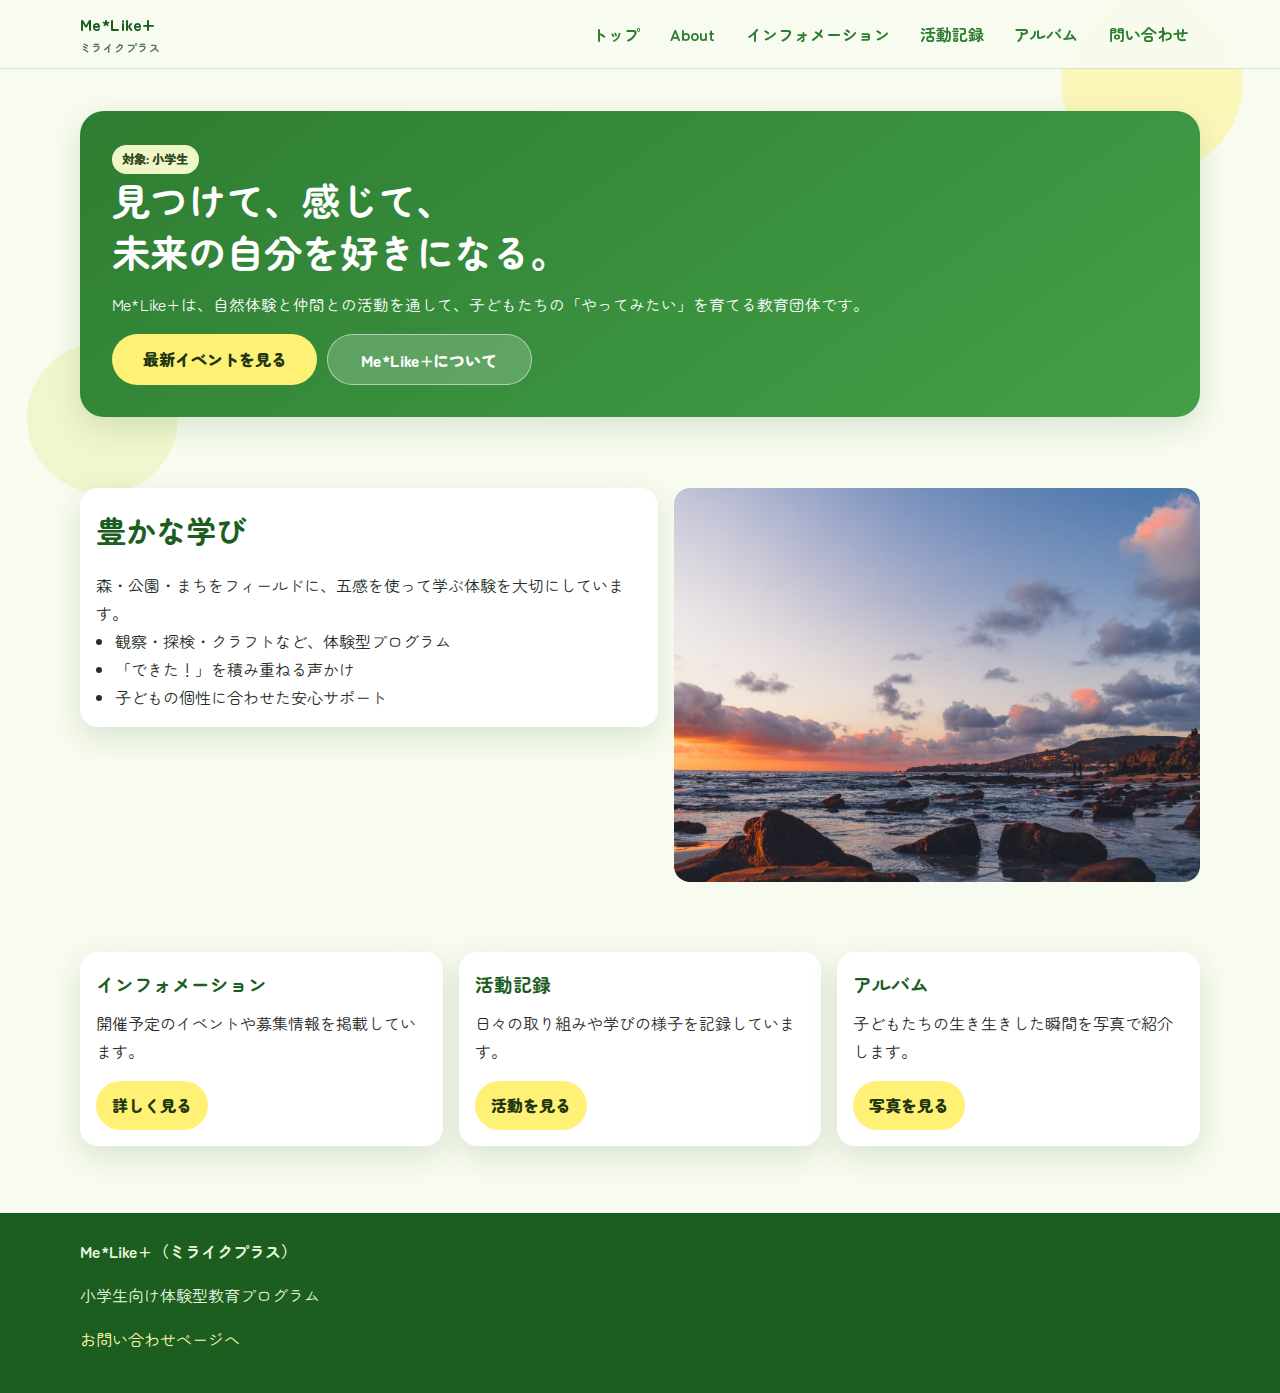
<file: index.html>
<!doctype html>
<html lang="ja">
<head>
  <meta charset="utf-8">
  <meta name="viewport" content="width=device-width, initial-scale=1">
  <title>Me*Like+ | トップ</title>
  <meta name="description" content="Me*Like+（ミライクプラス）は小学生向けの体験型教育団体です。">
  <link rel="preconnect" href="https://fonts.googleapis.com">
  <link rel="preconnect" href="https://fonts.gstatic.com" crossorigin>
  <link href="https://fonts.googleapis.com/css2?family=M+PLUS+Rounded+1c:wght@400;700;800&family=Zen+Maru+Gothic:wght@400;700&display=swap" rel="stylesheet">
  <link rel="stylesheet" href="./assets/css/style.css">
</head>
<body>
  <header class="site-header">
    <div class="container header-inner">
      <a class="brand" href="./index.html">Me*Like+<small>ミライクプラス</small></a>
      <button class="menu-btn" data-menu-button aria-expanded="false" aria-controls="global-nav">メニュー</button>
      <nav class="gnav" id="global-nav" data-global-nav>
        <ul>
          <li><a href="./index.html">トップ</a></li>
          <li><a href="./about.html">About</a></li>
          <li><a href="./information.html">インフォメーション</a></li>
          <li><a href="./activities.html">活動記録</a></li>
          <li><a href="./album.html">アルバム</a></li>
          <li><a href="./contact.html">問い合わせ</a></li>
        </ul>
      </nav>
    </div>
  </header>

  <main>
    <section class="hero">
      <div class="container">
        <div class="hero-card">
          <span class="badge">対象: 小学生</span>
          <h1>見つけて、感じて、<br>未来の自分を好きになる。</h1>
          <p>Me*Like+は、自然体験と仲間との活動を通して、子どもたちの「やってみたい」を育てる教育団体です。</p>
          <div class="hero-actions">
            <a class="btn btn-primary" href="./information.html">最新イベントを見る</a>
            <a class="btn btn-secondary" href="./about.html">Me*Like+について</a>
          </div>
        </div>
      </div>
    </section>

    <section class="section">
      <div class="container grid grid-2">
        <article class="card">
          <h2>豊かな学び</h2>
          <p class="lead">森・公園・まちをフィールドに、五感を使って学ぶ体験を大切にしています。</p>
          <ul class="list">
            <li>観察・探検・クラフトなど、体験型プログラム</li>
            <li>「できた！」を積み重ねる声かけ</li>
            <li>子どもの個性に合わせた安心サポート</li>
          </ul>
        </article>
        <div class="photo">
          <img src="images/unsplash202501.jpg" alt="自然の中で笑顔の子どもたち">
        </div>
      </div>
    </section>

    <section class="section">
      <div class="container grid grid-3">
        <article class="card">
          <h3>インフォメーション</h3>
          <p>開催予定のイベントや募集情報を掲載しています。</p>
          <a class="btn btn-primary" href="./information.html">詳しく見る</a>
        </article>
        <article class="card">
          <h3>活動記録</h3>
          <p>日々の取り組みや学びの様子を記録しています。</p>
          <a class="btn btn-primary" href="./activities.html">活動を見る</a>
        </article>
        <article class="card">
          <h3>アルバム</h3>
          <p>子どもたちの生き生きした瞬間を写真で紹介します。</p>
          <a class="btn btn-primary" href="./album.html">写真を見る</a>
        </article>
      </div>
    </section>
  </main>

  <footer class="site-footer">
    <div class="container">
      <strong>Me*Like+（ミライクプラス）</strong>
      <p>小学生向け体験型教育プログラム</p>
      <p><a href="./contact.html">お問い合わせページへ</a></p>
    </div>
  </footer>

  <script src="./assets/js/main.js"></script>
</body>
</html>
</file>
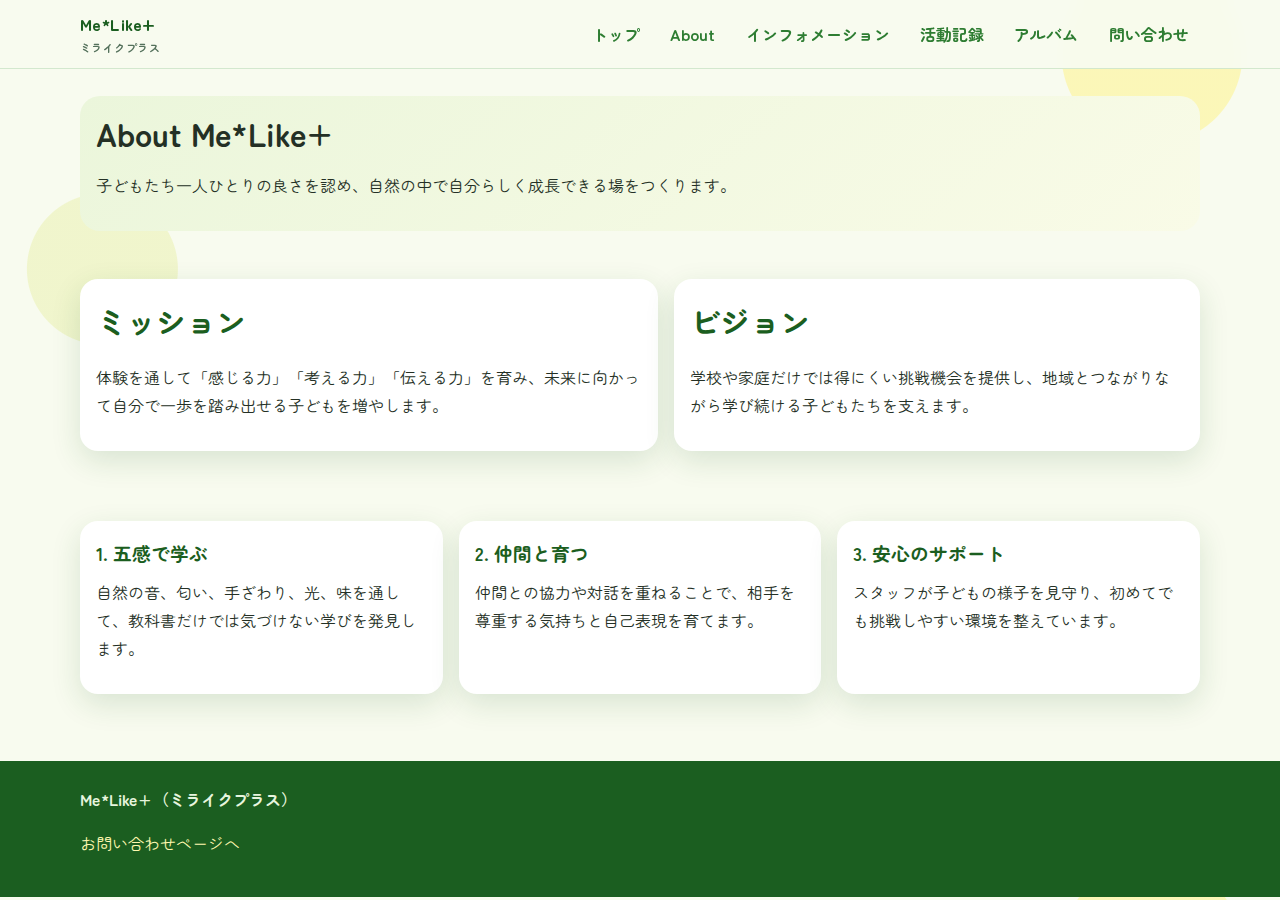
<file: about.html>
<!doctype html>
<html lang="ja">
<head>
  <meta charset="utf-8">
  <meta name="viewport" content="width=device-width, initial-scale=1">
  <title>Me*Like+ | About</title>
  <meta name="description" content="Me*Like+の理念とプログラムの特徴。">
  <link rel="preconnect" href="https://fonts.googleapis.com">
  <link rel="preconnect" href="https://fonts.gstatic.com" crossorigin>
  <link href="https://fonts.googleapis.com/css2?family=M+PLUS+Rounded+1c:wght@400;700;800&family=Zen+Maru+Gothic:wght@400;700&display=swap" rel="stylesheet">
  <link rel="stylesheet" href="./assets/css/style.css">
</head>
<body>
  <header class="site-header">
    <div class="container header-inner">
      <a class="brand" href="./index.html">Me*Like+<small>ミライクプラス</small></a>
      <button class="menu-btn" data-menu-button aria-expanded="false" aria-controls="global-nav">メニュー</button>
      <nav class="gnav" id="global-nav" data-global-nav>
        <ul>
          <li><a href="./index.html">トップ</a></li>
          <li><a href="./about.html">About</a></li>
          <li><a href="./information.html">インフォメーション</a></li>
          <li><a href="./activities.html">活動記録</a></li>
          <li><a href="./album.html">アルバム</a></li>
          <li><a href="./contact.html">問い合わせ</a></li>
        </ul>
      </nav>
    </div>
  </header>

  <main>
    <section class="page-hero">
      <div class="container">
        <div class="wrap">
          <h1>About Me*Like+</h1>
          <p>子どもたち一人ひとりの良さを認め、自然の中で自分らしく成長できる場をつくります。</p>
        </div>
      </div>
    </section>

    <section class="section">
      <div class="container grid grid-2">
        <article class="card">
          <h2>ミッション</h2>
          <p>体験を通して「感じる力」「考える力」「伝える力」を育み、未来に向かって自分で一歩を踏み出せる子どもを増やします。</p>
        </article>
        <article class="card">
          <h2>ビジョン</h2>
          <p>学校や家庭だけでは得にくい挑戦機会を提供し、地域とつながりながら学び続ける子どもたちを支えます。</p>
        </article>
      </div>
    </section>

    <section class="section">
      <div class="container grid grid-3">
        <article class="card">
          <h3>1. 五感で学ぶ</h3>
          <p>自然の音、匂い、手ざわり、光、味を通して、教科書だけでは気づけない学びを発見します。</p>
        </article>
        <article class="card">
          <h3>2. 仲間と育つ</h3>
          <p>仲間との協力や対話を重ねることで、相手を尊重する気持ちと自己表現を育てます。</p>
        </article>
        <article class="card">
          <h3>3. 安心のサポート</h3>
          <p>スタッフが子どもの様子を見守り、初めてでも挑戦しやすい環境を整えています。</p>
        </article>
      </div>
    </section>
  </main>

  <footer class="site-footer">
    <div class="container">
      <strong>Me*Like+（ミライクプラス）</strong>
      <p><a href="./contact.html">お問い合わせページへ</a></p>
    </div>
  </footer>

  <script src="./assets/js/main.js"></script>
</body>
</html>
</file>
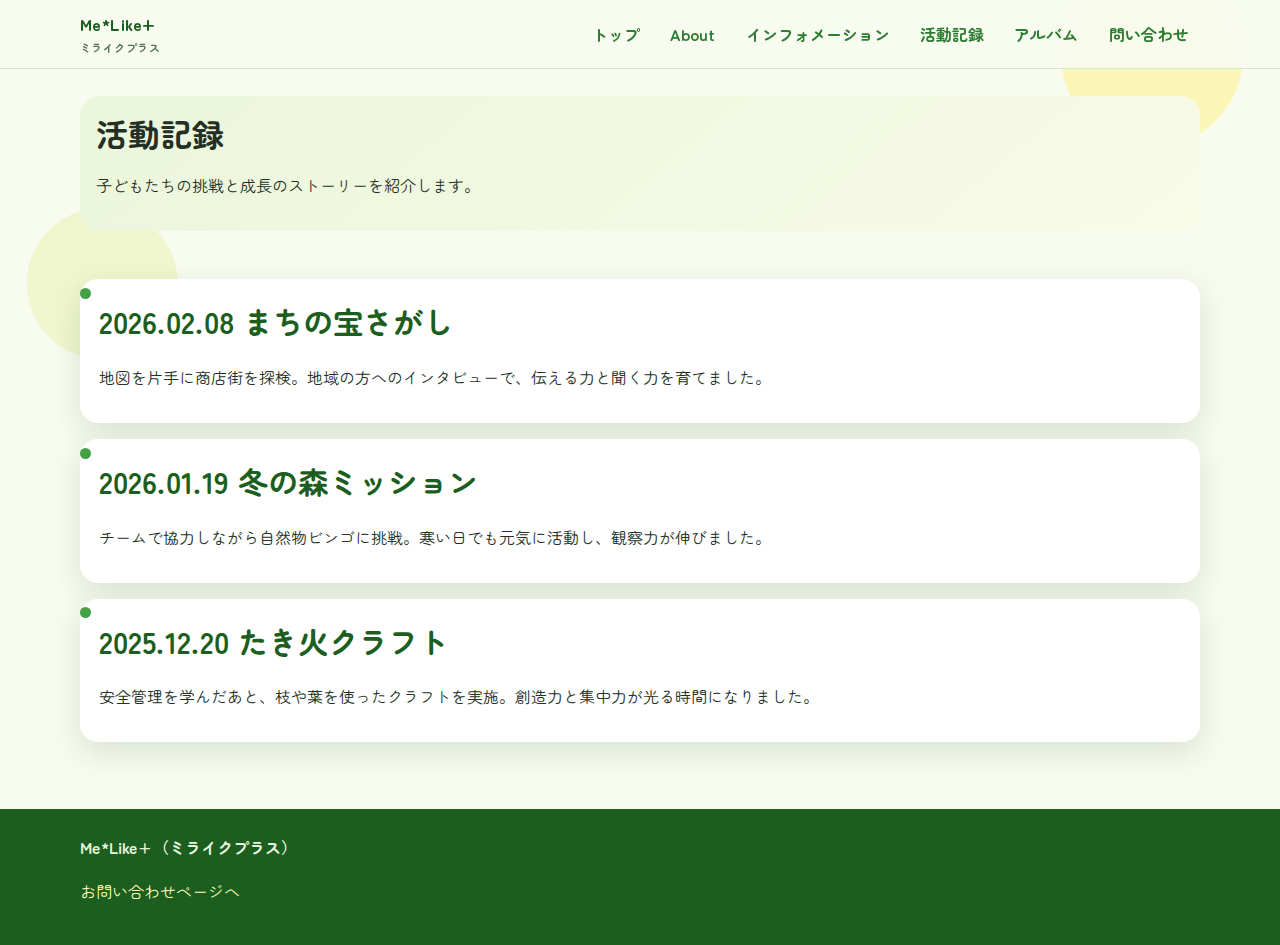
<file: activities.html>
<!doctype html>
<html lang="ja">
<head>
  <meta charset="utf-8">
  <meta name="viewport" content="width=device-width, initial-scale=1">
  <title>Me*Like+ | 活動記録</title>
  <meta name="description" content="Me*Like+の活動記録ページ。">
  <link rel="preconnect" href="https://fonts.googleapis.com">
  <link rel="preconnect" href="https://fonts.gstatic.com" crossorigin>
  <link href="https://fonts.googleapis.com/css2?family=M+PLUS+Rounded+1c:wght@400;700;800&family=Zen+Maru+Gothic:wght@400;700&display=swap" rel="stylesheet">
  <link rel="stylesheet" href="./assets/css/style.css">
</head>
<body>
  <header class="site-header">
    <div class="container header-inner">
      <a class="brand" href="./index.html">Me*Like+<small>ミライクプラス</small></a>
      <button class="menu-btn" data-menu-button aria-expanded="false" aria-controls="global-nav">メニュー</button>
      <nav class="gnav" id="global-nav" data-global-nav>
        <ul>
          <li><a href="./index.html">トップ</a></li>
          <li><a href="./about.html">About</a></li>
          <li><a href="./information.html">インフォメーション</a></li>
          <li><a href="./activities.html">活動記録</a></li>
          <li><a href="./album.html">アルバム</a></li>
          <li><a href="./contact.html">問い合わせ</a></li>
        </ul>
      </nav>
    </div>
  </header>

  <main>
    <section class="page-hero">
      <div class="container">
        <div class="wrap">
          <h1>活動記録</h1>
          <p>子どもたちの挑戦と成長のストーリーを紹介します。</p>
        </div>
      </div>
    </section>

    <section class="section">
      <div class="container grid">
        <article class="card record-item">
          <h2>2026.02.08 まちの宝さがし</h2>
          <p>地図を片手に商店街を探検。地域の方へのインタビューで、伝える力と聞く力を育てました。</p>
        </article>

        <article class="card record-item">
          <h2>2026.01.19 冬の森ミッション</h2>
          <p>チームで協力しながら自然物ビンゴに挑戦。寒い日でも元気に活動し、観察力が伸びました。</p>
        </article>

        <article class="card record-item">
          <h2>2025.12.20 たき火クラフト</h2>
          <p>安全管理を学んだあと、枝や葉を使ったクラフトを実施。創造力と集中力が光る時間になりました。</p>
        </article>
      </div>
    </section>
  </main>

  <footer class="site-footer">
    <div class="container">
      <strong>Me*Like+（ミライクプラス）</strong>
      <p><a href="./contact.html">お問い合わせページへ</a></p>
    </div>
  </footer>

  <script src="./assets/js/main.js"></script>
</body>
</html>
</file>
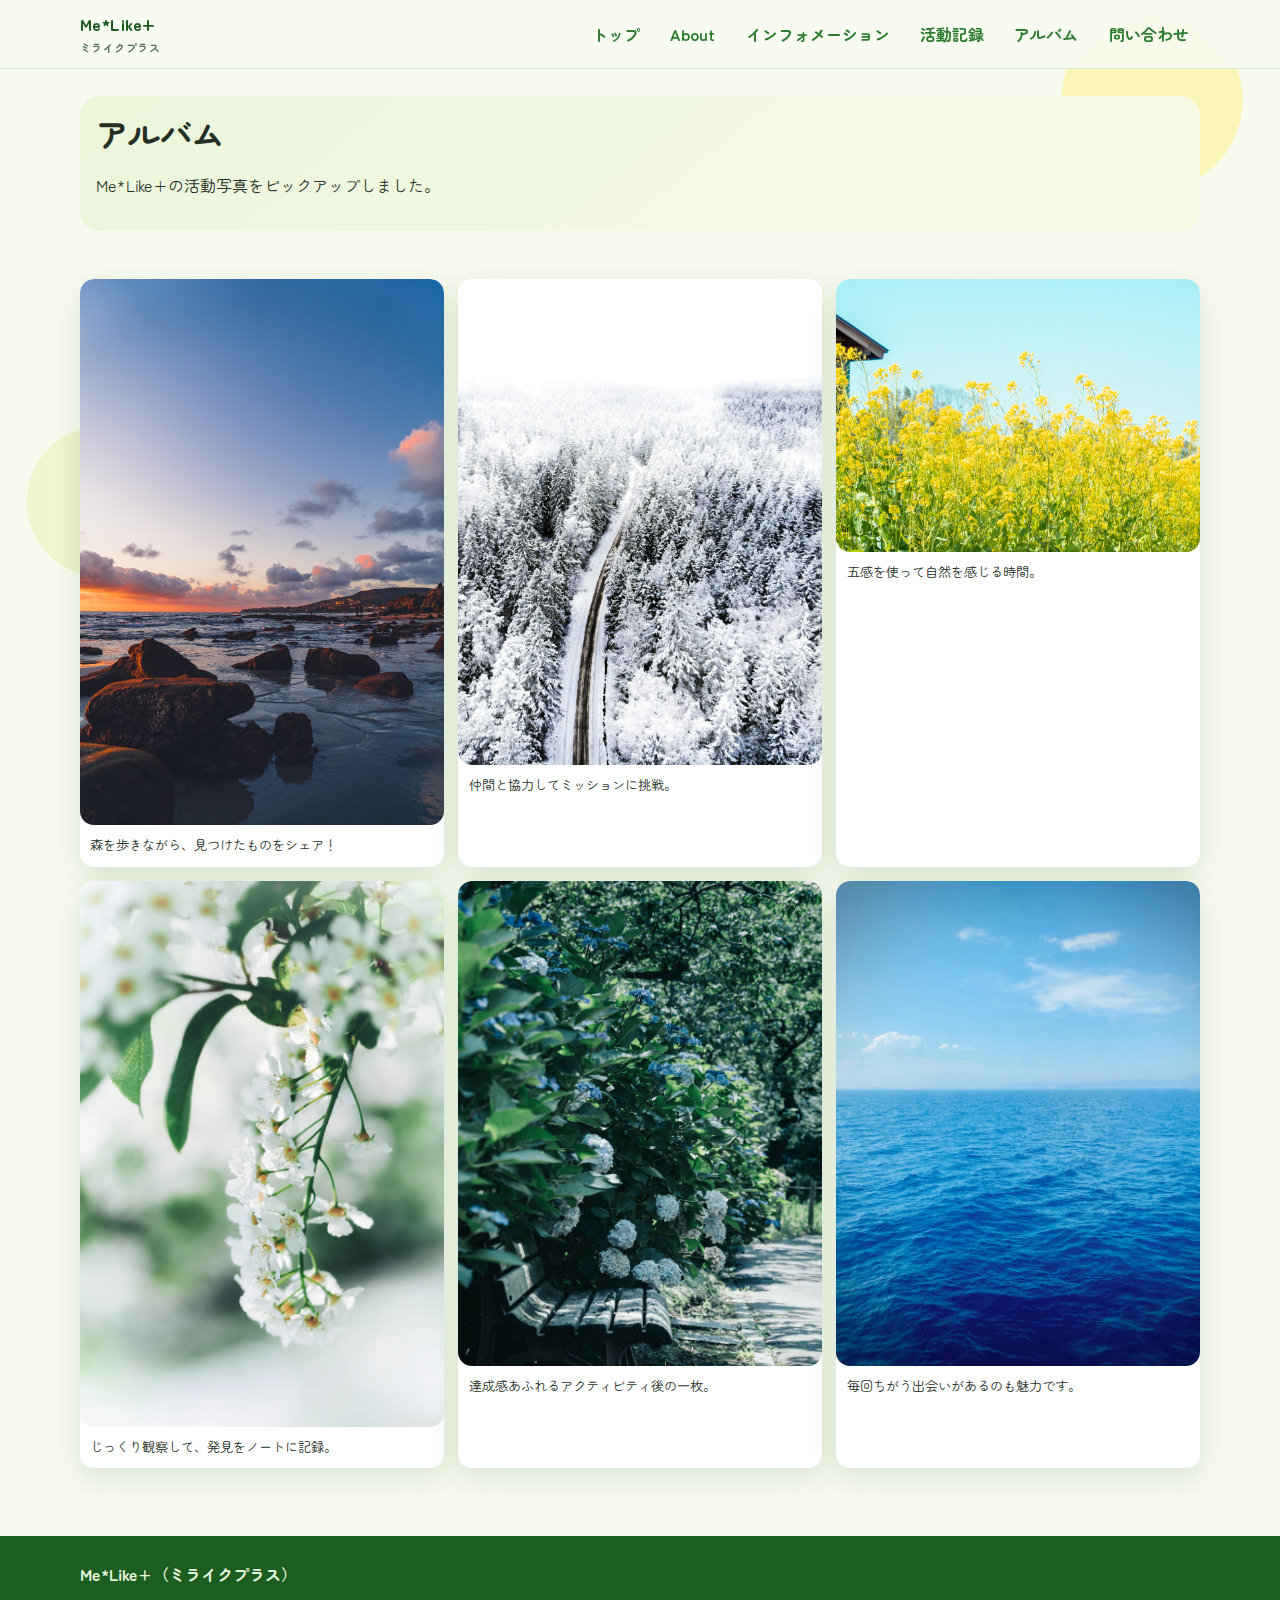
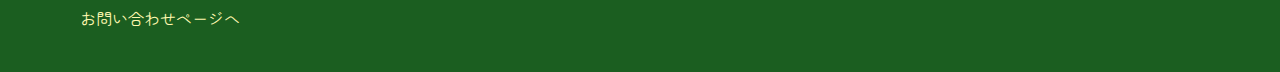
<file: album.html>
<!doctype html>
<html lang="ja">
<head>
  <meta charset="utf-8">
  <meta name="viewport" content="width=device-width, initial-scale=1">
  <title>Me*Like+ | アルバム</title>
  <meta name="description" content="Me*Like+の活動アルバム。">
  <link rel="preconnect" href="https://fonts.googleapis.com">
  <link rel="preconnect" href="https://fonts.gstatic.com" crossorigin>
  <link href="https://fonts.googleapis.com/css2?family=M+PLUS+Rounded+1c:wght@400;700;800&family=Zen+Maru+Gothic:wght@400;700&display=swap" rel="stylesheet">
  <link rel="stylesheet" href="./assets/css/style.css">
</head>
<body>
  <header class="site-header">
    <div class="container header-inner">
      <a class="brand" href="./index.html">Me*Like+<small>ミライクプラス</small></a>
      <button class="menu-btn" data-menu-button aria-expanded="false" aria-controls="global-nav">メニュー</button>
      <nav class="gnav" id="global-nav" data-global-nav>
        <ul>
          <li><a href="./index.html">トップ</a></li>
          <li><a href="./about.html">About</a></li>
          <li><a href="./information.html">インフォメーション</a></li>
          <li><a href="./activities.html">活動記録</a></li>
          <li><a href="./album.html">アルバム</a></li>
          <li><a href="./contact.html">問い合わせ</a></li>
        </ul>
      </nav>
    </div>
  </header>

  <main>
    <section class="page-hero">
      <div class="container">
        <div class="wrap">
          <h1>アルバム</h1>
          <p>Me*Like+の活動写真をピックアップしました。</p>
        </div>
      </div>
    </section>

    <section class="section">
      <div class="container album-grid">
        <figure>
          <img src="../images/unsplash202501.jpg" alt="自然体験の様子">
          <figcaption>森を歩きながら、見つけたものをシェア！</figcaption>
        </figure>
        <figure>
          <img src="../images/unsplash202502.jpg" alt="屋外アクティビティの様子">
          <figcaption>仲間と協力してミッションに挑戦。</figcaption>
        </figure>
        <figure>
          <img src="../images/unsplash202503.jpg" alt="体験学習の様子">
          <figcaption>五感を使って自然を感じる時間。</figcaption>
        </figure>
        <figure>
          <img src="../images/unsplash202505.jpg" alt="子どもたちの活動風景">
          <figcaption>じっくり観察して、発見をノートに記録。</figcaption>
        </figure>
        <figure>
          <img src="../images/unsplash202506.jpg" alt="笑顔の集合写真">
          <figcaption>達成感あふれるアクティビティ後の一枚。</figcaption>
        </figure>
        <figure>
          <img src="../images/unsplash202507.jpg" alt="自然の中での探検風景">
          <figcaption>毎回ちがう出会いがあるのも魅力です。</figcaption>
        </figure>
      </div>
    </section>
  </main>

  <footer class="site-footer">
    <div class="container">
      <strong>Me*Like+（ミライクプラス）</strong>
      <p><a href="./contact.html">お問い合わせページへ</a></p>
    </div>
  </footer>

  <script src="./assets/js/main.js"></script>
</body>
</html>
</file>
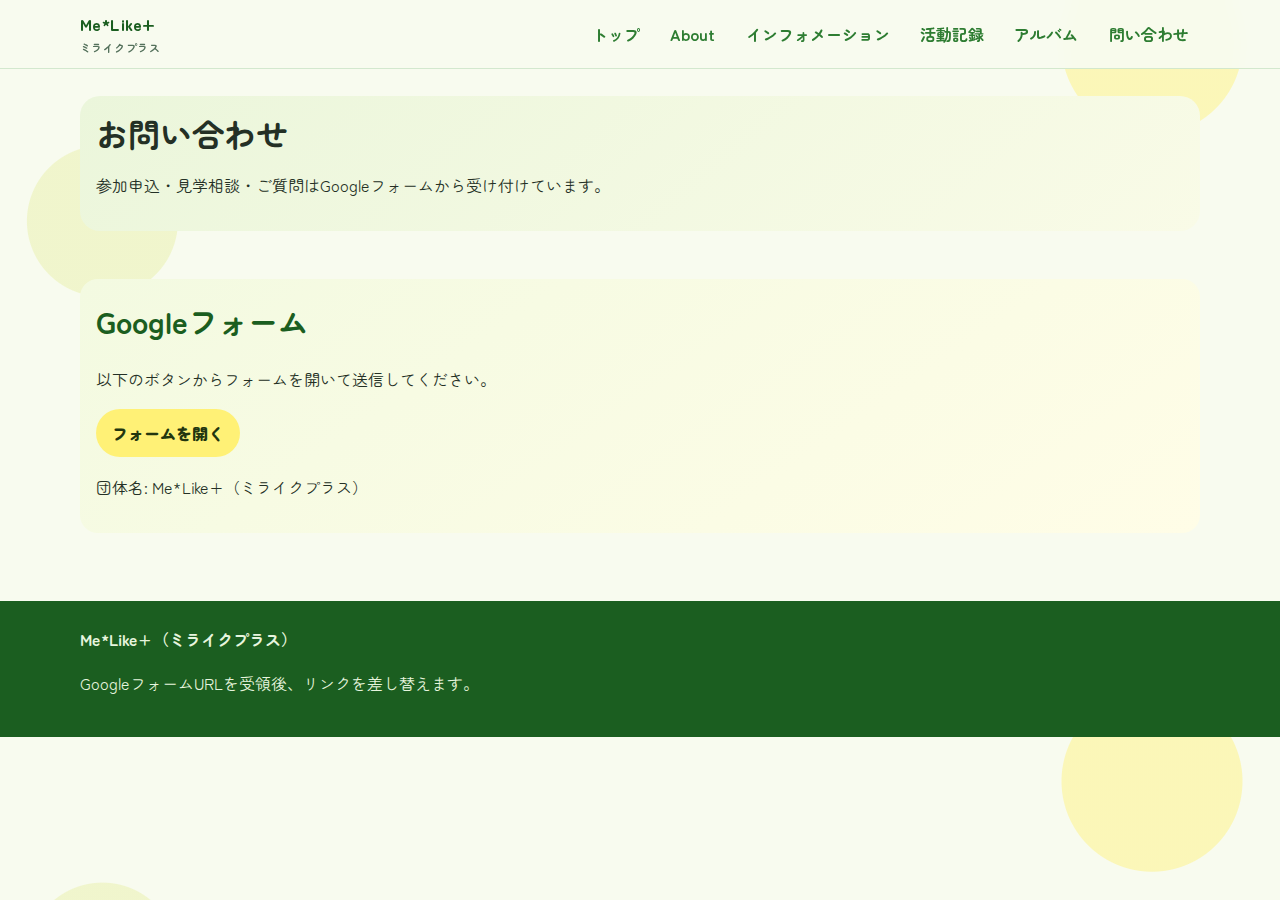
<file: contact.html>
<!doctype html>
<html lang="ja">
<head>
  <meta charset="utf-8">
  <meta name="viewport" content="width=device-width, initial-scale=1">
  <title>Me*Like+ | 問い合わせ</title>
  <meta name="description" content="Me*Like+のお問い合わせページ。">
  <link rel="preconnect" href="https://fonts.googleapis.com">
  <link rel="preconnect" href="https://fonts.gstatic.com" crossorigin>
  <link href="https://fonts.googleapis.com/css2?family=M+PLUS+Rounded+1c:wght@400;700;800&family=Zen+Maru+Gothic:wght@400;700&display=swap" rel="stylesheet">
  <link rel="stylesheet" href="./assets/css/style.css">
</head>
<body>
  <header class="site-header">
    <div class="container header-inner">
      <a class="brand" href="./index.html">Me*Like+<small>ミライクプラス</small></a>
      <button class="menu-btn" data-menu-button aria-expanded="false" aria-controls="global-nav">メニュー</button>
      <nav class="gnav" id="global-nav" data-global-nav>
        <ul>
          <li><a href="./index.html">トップ</a></li>
          <li><a href="./about.html">About</a></li>
          <li><a href="./information.html">インフォメーション</a></li>
          <li><a href="./activities.html">活動記録</a></li>
          <li><a href="./album.html">アルバム</a></li>
          <li><a href="./contact.html">問い合わせ</a></li>
        </ul>
      </nav>
    </div>
  </header>

  <main>
    <section class="page-hero">
      <div class="container">
        <div class="wrap">
          <h1>お問い合わせ</h1>
          <p>参加申込・見学相談・ご質問はGoogleフォームから受け付けています。</p>
        </div>
      </div>
    </section>

    <section class="section">
      <div class="container">
        <div class="contact-box">
          <h2>Googleフォーム</h2>
          <p>以下のボタンからフォームを開いて送信してください。</p>
          <p><a class="btn btn-primary" href="#" target="_blank" rel="noopener noreferrer">フォームを開く</a></p>
          <p>団体名: Me*Like+（ミライクプラス）</p>
        </div>
      </div>
    </section>
  </main>

  <footer class="site-footer">
    <div class="container">
      <strong>Me*Like+（ミライクプラス）</strong>
      <p>GoogleフォームURLを受領後、リンクを差し替えます。</p>
    </div>
  </footer>

  <script src="./assets/js/main.js"></script>
</body>
</html>
</file>
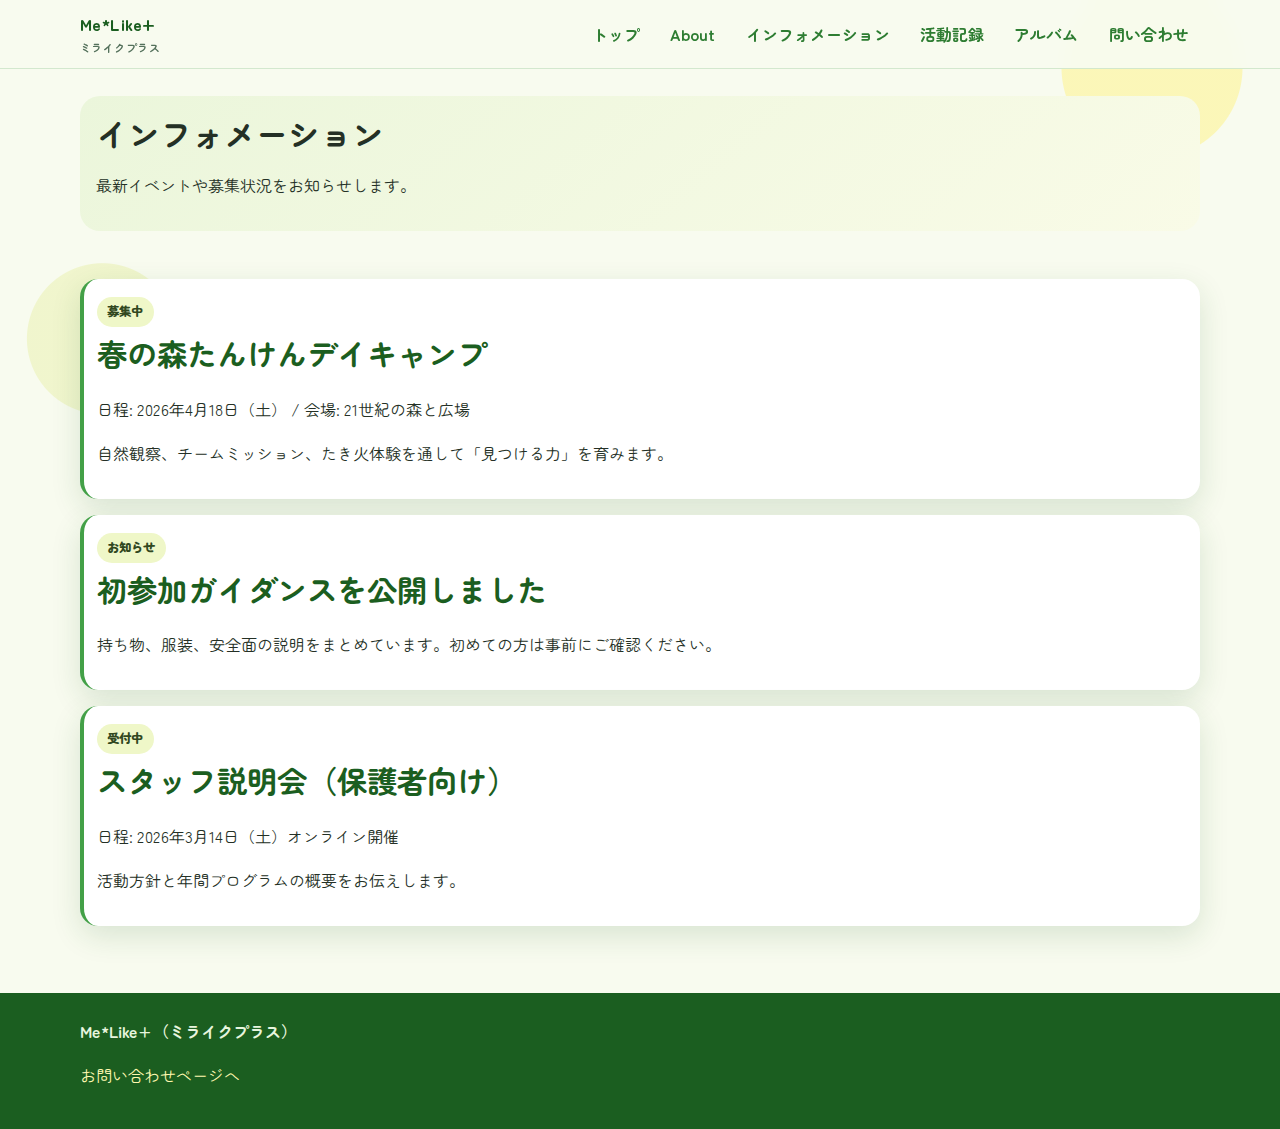
<file: information.html>
<!doctype html>
<html lang="ja">
<head>
  <meta charset="utf-8">
  <meta name="viewport" content="width=device-width, initial-scale=1">
  <title>Me*Like+ | インフォメーション</title>
  <meta name="description" content="Me*Like+のイベント・お知らせ情報。">
  <link rel="preconnect" href="https://fonts.googleapis.com">
  <link rel="preconnect" href="https://fonts.gstatic.com" crossorigin>
  <link href="https://fonts.googleapis.com/css2?family=M+PLUS+Rounded+1c:wght@400;700;800&family=Zen+Maru+Gothic:wght@400;700&display=swap" rel="stylesheet">
  <link rel="stylesheet" href="./assets/css/style.css">
</head>
<body>
  <header class="site-header">
    <div class="container header-inner">
      <a class="brand" href="./index.html">Me*Like+<small>ミライクプラス</small></a>
      <button class="menu-btn" data-menu-button aria-expanded="false" aria-controls="global-nav">メニュー</button>
      <nav class="gnav" id="global-nav" data-global-nav>
        <ul>
          <li><a href="./index.html">トップ</a></li>
          <li><a href="./about.html">About</a></li>
          <li><a href="./information.html">インフォメーション</a></li>
          <li><a href="./activities.html">活動記録</a></li>
          <li><a href="./album.html">アルバム</a></li>
          <li><a href="./contact.html">問い合わせ</a></li>
        </ul>
      </nav>
    </div>
  </header>

  <main>
    <section class="page-hero">
      <div class="container">
        <div class="wrap">
          <h1>インフォメーション</h1>
          <p>最新イベントや募集状況をお知らせします。</p>
        </div>
      </div>
    </section>

    <section class="section">
      <div class="container grid">
        <article class="card info-item">
          <span class="badge">募集中</span>
          <h2>春の森たんけんデイキャンプ</h2>
          <p>日程: 2026年4月18日（土） / 会場: 21世紀の森と広場</p>
          <p>自然観察、チームミッション、たき火体験を通して「見つける力」を育みます。</p>
        </article>

        <article class="card info-item">
          <span class="badge">お知らせ</span>
          <h2>初参加ガイダンスを公開しました</h2>
          <p>持ち物、服装、安全面の説明をまとめています。初めての方は事前にご確認ください。</p>
        </article>

        <article class="card info-item">
          <span class="badge">受付中</span>
          <h2>スタッフ説明会（保護者向け）</h2>
          <p>日程: 2026年3月14日（土）オンライン開催</p>
          <p>活動方針と年間プログラムの概要をお伝えします。</p>
        </article>
      </div>
    </section>
  </main>

  <footer class="site-footer">
    <div class="container">
      <strong>Me*Like+（ミライクプラス）</strong>
      <p><a href="./contact.html">お問い合わせページへ</a></p>
    </div>
  </footer>

  <script src="./assets/js/main.js"></script>
</body>
</html>
</file>
<file: assets/css/style.css>
:root {
  --green-900: #1b5e20;
  --green-700: #2e7d32;
  --green-500: #43a047;
  --lime-300: #dce775;
  --yellow-300: #fff176;
  --cream: #f8fbef;
  --ink: #243025;
  --white: #ffffff;
  --max: 1120px;
  --radius: 18px;
  --shadow: 0 10px 30px rgba(27, 94, 32, 0.14);
}

* {
  box-sizing: border-box;
}

html,
body {
  margin: 0;
  padding: 0;
}

body {
  font-family: "Zen Maru Gothic", "M PLUS Rounded 1c", "Hiragino Maru Gothic ProN", sans-serif;
  color: var(--ink);
  line-height: 1.75;
  background:
    radial-gradient(circle at 90% 6%, rgba(255, 241, 118, 0.45) 0, rgba(255, 241, 118, 0.45) 90px, transparent 91px),
    radial-gradient(circle at 8% 30%, rgba(220, 231, 117, 0.28) 0, rgba(220, 231, 117, 0.28) 75px, transparent 76px),
    var(--cream);
}

a {
  color: var(--green-700);
  text-decoration: none;
}

a:hover {
  opacity: 0.9;
}

img {
  display: block;
  max-width: 100%;
  height: auto;
  border-radius: 14px;
}

.container {
  width: min(100% - 1.4rem, var(--max));
  margin-inline: auto;
}

.site-header {
  position: sticky;
  top: 0;
  z-index: 20;
  background: rgba(248, 251, 239, 0.94);
  backdrop-filter: blur(8px);
  border-bottom: 1px solid rgba(67, 160, 71, 0.2);
}

.header-inner {
  display: flex;
  align-items: center;
  justify-content: space-between;
  min-height: 68px;
}

.brand {
  font-weight: 800;
  letter-spacing: 0.03em;
  color: var(--green-900);
}

.brand small {
  display: block;
  font-size: 0.68rem;
  font-weight: 700;
  color: #54715b;
}

.menu-btn {
  border: 0;
  background: var(--green-700);
  color: var(--white);
  border-radius: 10px;
  padding: 0.55rem 0.8rem;
  font: inherit;
}

.gnav {
  display: none;
  padding-bottom: 0.8rem;
}

.gnav.open {
  display: block;
}

.gnav ul {
  list-style: none;
  margin: 0;
  padding: 0;
  display: grid;
  gap: 0.45rem;
}

.gnav a {
  display: block;
  background: #f0f7db;
  border-radius: 10px;
  padding: 0.55rem 0.8rem;
  font-weight: 700;
}

.hero {
  padding: 2rem 0 1.8rem;
}

.hero-card {
  background: linear-gradient(145deg, var(--green-700), var(--green-500));
  color: var(--white);
  border-radius: 24px;
  padding: 1.3rem;
  box-shadow: var(--shadow);
}

.hero h1,
.page-hero h1 {
  line-height: 1.35;
  margin: 0 0 0.8rem;
}

.hero h1 {
  font-size: clamp(1.5rem, 6vw, 2.4rem);
}

.hero p {
  margin: 0;
  font-size: 0.98rem;
}

.hero-actions {
  display: grid;
  gap: 0.6rem;
  margin-top: 1rem;
}

.btn {
  display: inline-block;
  border-radius: 999px;
  padding: 0.65rem 1rem;
  font-weight: 800;
  text-align: center;
}

.btn-primary {
  background: var(--yellow-300);
  color: #22360f;
}

.btn-secondary {
  background: rgba(255, 255, 255, 0.2);
  color: var(--white);
  border: 1px solid rgba(255, 255, 255, 0.5);
}

.section {
  padding: 1.5rem 0;
}

.section h2 {
  font-size: clamp(1.3rem, 4vw, 1.9rem);
  margin: 0 0 0.9rem;
  color: var(--green-900);
}

.lead {
  font-size: 1rem;
  margin: 0;
}

.grid {
  display: grid;
  gap: 1rem;
}

.card {
  background: var(--white);
  border-radius: var(--radius);
  box-shadow: var(--shadow);
  padding: 1rem;
}

.card h3 {
  margin: 0 0 0.5rem;
  color: var(--green-900);
}

.card p,
.card li {
  margin-top: 0;
}

.badge {
  display: inline-block;
  background: #eff7c8;
  color: #31481f;
  border-radius: 999px;
  padding: 0.25rem 0.65rem;
  font-weight: 800;
  font-size: 0.78rem;
}

.photo {
  overflow: hidden;
  border-radius: 16px;
}

.photo img {
  width: 100%;
  aspect-ratio: 4 / 3;
  object-fit: cover;
}

.list {
  margin: 0;
  padding-left: 1.2rem;
}

.page-hero {
  padding: 1.7rem 0 0.8rem;
}

.page-hero .wrap {
  background: linear-gradient(140deg, #ebf6db, #f9fbe7);
  border-radius: 20px;
  padding: 1rem;
}

.info-item {
  border-left: 4px solid var(--green-500);
  padding-left: 0.8rem;
}

.record-item {
  position: relative;
  padding-left: 1.2rem;
}

.record-item::before {
  content: "";
  width: 11px;
  height: 11px;
  border-radius: 50%;
  background: var(--green-500);
  position: absolute;
  left: 0;
  top: 0.55rem;
}

.album-grid {
  display: grid;
  gap: 0.9rem;
  grid-template-columns: 1fr 1fr;
}

.album-grid figure {
  margin: 0;
  background: var(--white);
  border-radius: 14px;
  overflow: hidden;
  box-shadow: var(--shadow);
}

.album-grid figcaption {
  font-size: 0.83rem;
  padding: 0.5rem 0.65rem 0.65rem;
}

.contact-box {
  background: linear-gradient(145deg, #f3fae1, #fffde7);
  border-radius: 18px;
  padding: 1rem;
}

.site-footer {
  margin-top: 2rem;
  background: var(--green-900);
  color: #e7f5de;
  padding: 1.5rem 0;
}

.site-footer a {
  color: #fff8b0;
}

@media (min-width: 760px) {
  .menu-btn {
    display: none;
  }

  .gnav {
    display: block;
    padding-bottom: 0;
  }

  .gnav ul {
    display: flex;
    flex-wrap: wrap;
    gap: 0.5rem;
  }

  .gnav a {
    background: transparent;
    padding: 0.45rem 0.7rem;
  }

  .hero-card {
    padding: 2rem;
  }

  .hero-actions {
    grid-template-columns: repeat(2, minmax(0, 1fr));
    max-width: 420px;
  }

  .grid-2 {
    grid-template-columns: 1.1fr 1fr;
    align-items: start;
  }

  .grid-3 {
    grid-template-columns: repeat(3, minmax(0, 1fr));
  }

  .album-grid {
    grid-template-columns: repeat(3, 1fr);
  }
}

@media (min-width: 1024px) {
  .hero {
    padding: 2.6rem 0 2.2rem;
  }

  .section {
    padding: 2.2rem 0;
  }
}
</file>
